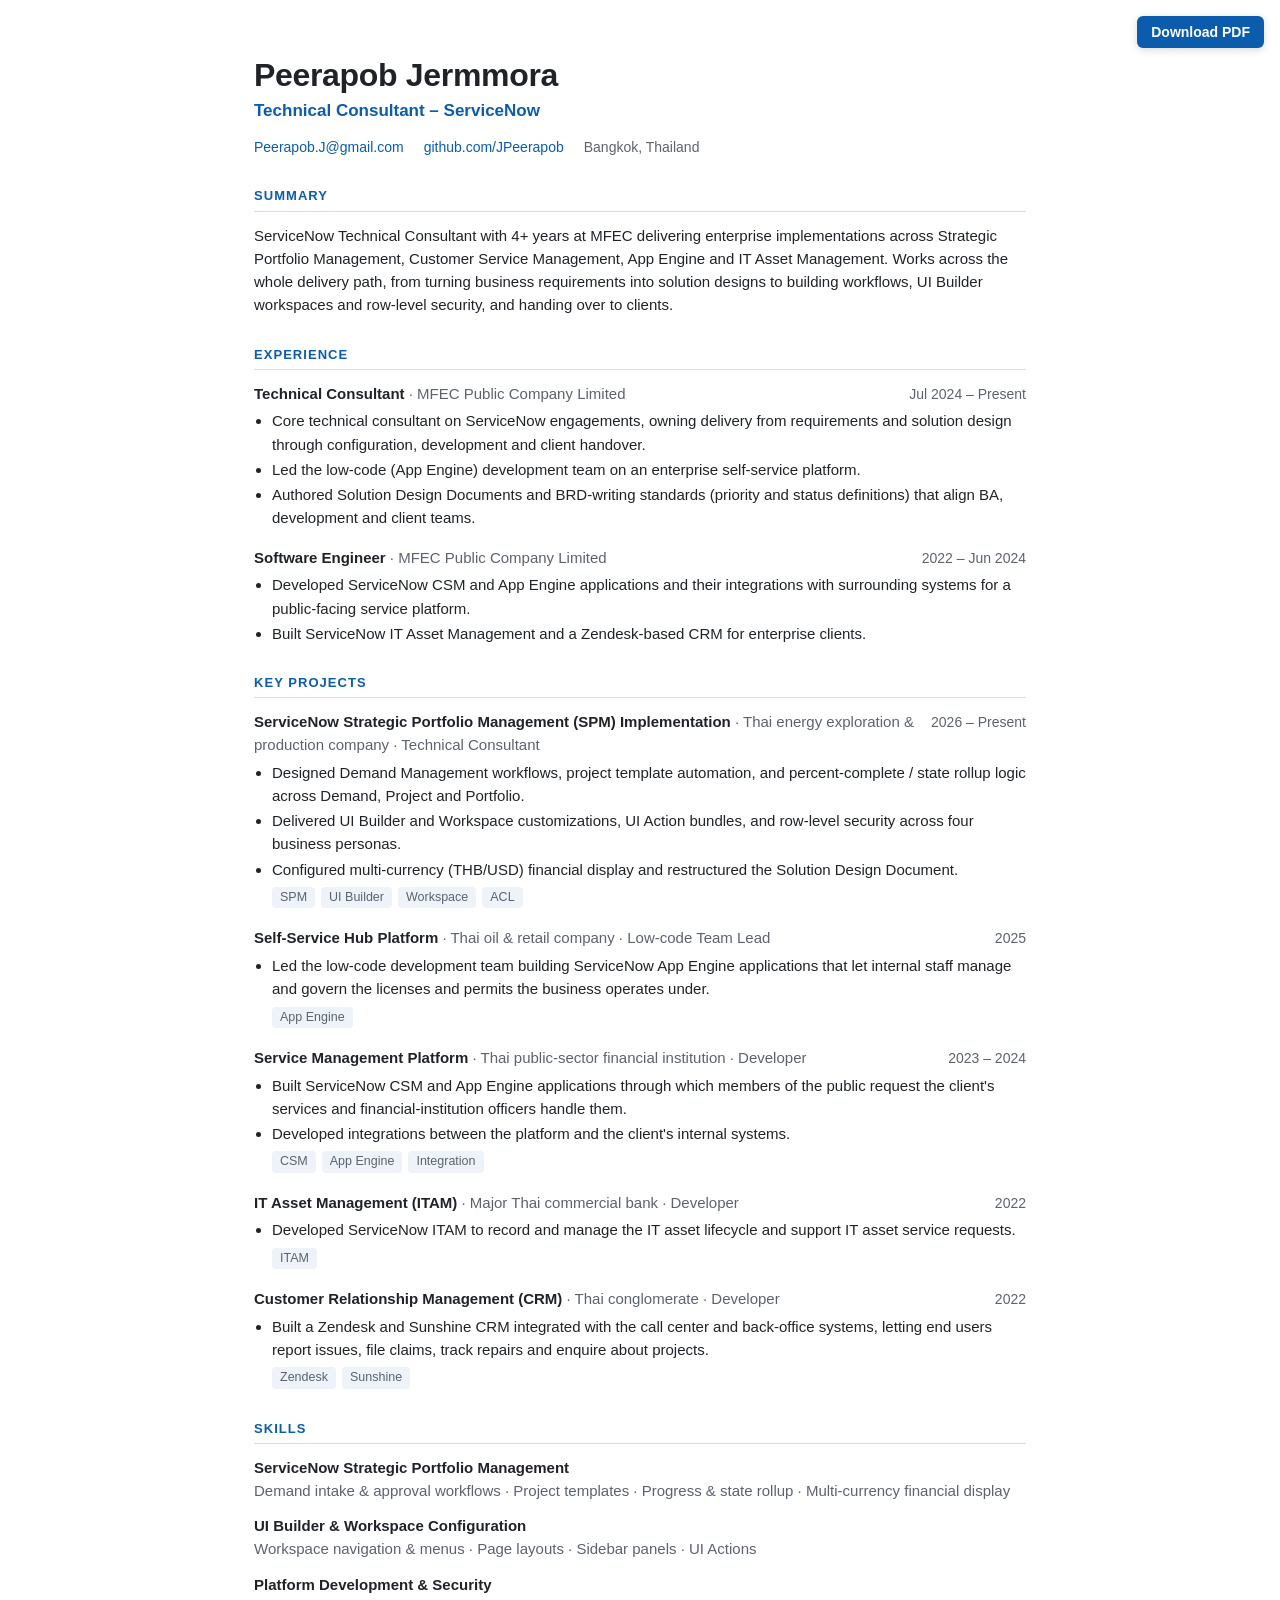
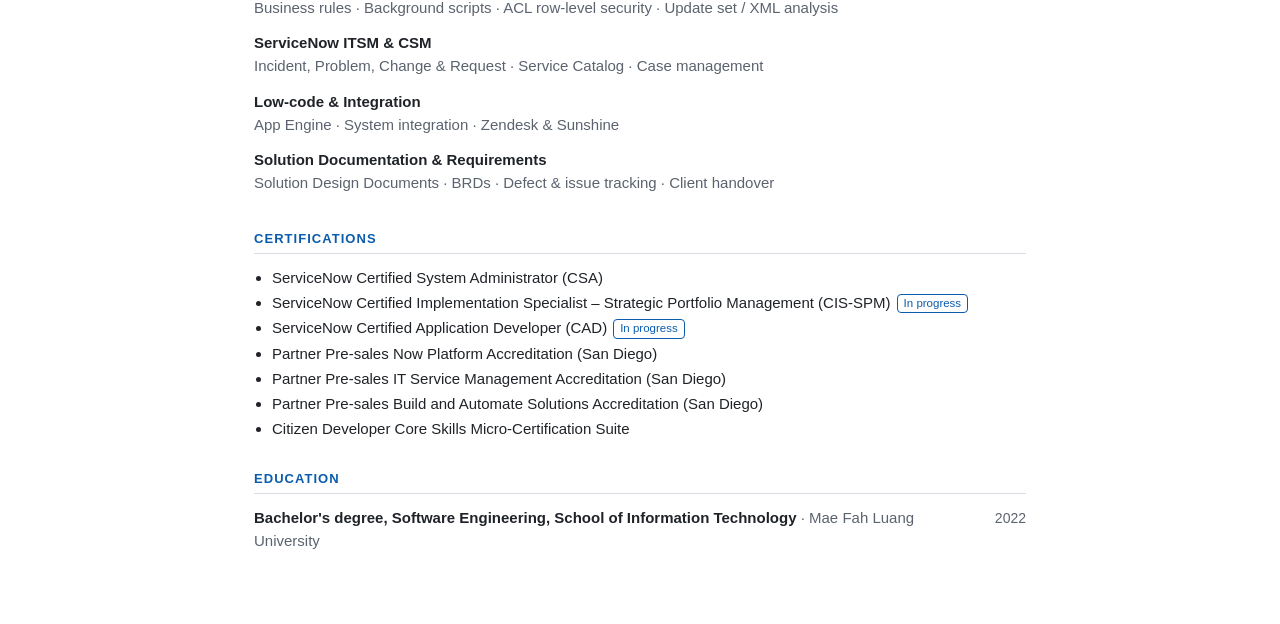
<file: index.html>
<!doctype html>
<html lang="en">
<head>
  <meta charset="utf-8">
  <meta name="viewport" content="width=device-width, initial-scale=1">
  <title>Peerapob Jermmora – CV</title>
  <meta name="description" content="CV of Peerapob Jermmora, Technical Consultant – ServiceNow.">
  <meta name="color-scheme" content="light dark">
  <link rel="stylesheet" href="styles.css">
  <script src="app.js" defer></script>
</head>
<body>
  <button class="print-button" type="button" onclick="window.print()">Download PDF</button>
  <main id="cv" class="cv">
    <noscript><p class="status">This CV needs JavaScript to display.</p></noscript>
  </main>
</body>
</html>
</file>
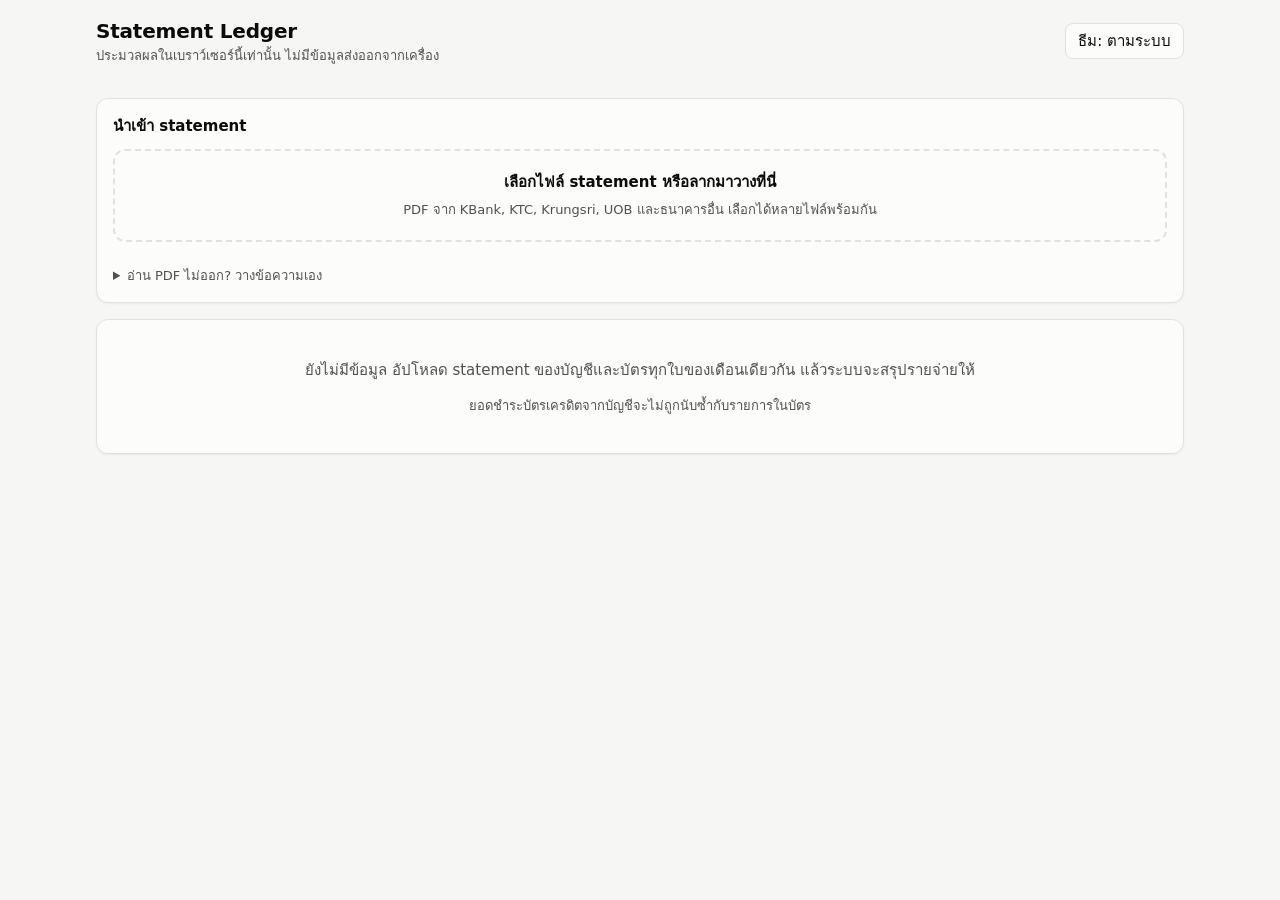
<file: statement-ledger/index.html>
<!doctype html>
<html lang="th">
  <head>
    <meta charset="UTF-8" />
    <meta name="viewport" content="width=device-width, initial-scale=1.0" />
    <meta name="color-scheme" content="light dark" />
    <meta http-equiv="Content-Security-Policy"
      content="default-src 'self'; script-src 'self'; worker-src 'self' blob:; style-src 'self' 'unsafe-inline'; img-src 'self' data:; connect-src 'self'; font-src 'self' data:; object-src 'none'; base-uri 'self'; form-action 'none'" />
    <meta name="referrer" content="no-referrer" />
    <title>Statement Ledger</title>
    <link rel="icon" href="data:image/svg+xml,%3Csvg xmlns='http://www.w3.org/2000/svg' viewBox='0 0 32 32'%3E%3Crect width='32' height='32' rx='7' fill='%232a78d6'/%3E%3Cpath d='M9 22V14M16 22V9M23 22v-5' stroke='white' stroke-width='3' stroke-linecap='round'/%3E%3C/svg%3E" />
    <script type="module" crossorigin src="./assets/index-17cIDxHg.js"></script>
    <link rel="stylesheet" crossorigin href="./assets/index-DZ4Pc_JH.css">
  </head>
  <body>
    <div id="app"></div>
  </body>
</html>
</file>
<file: styles.css>
:root {
  --bg: #ffffff;
  --text: #1f2328;
  --muted: #5b636e;
  --rule: #d8dde3;
  --accent: #0b5cad;
  --chip-bg: #eef3f9;
  --font: -apple-system, BlinkMacSystemFont, "Segoe UI", Roboto, "Helvetica Neue", Arial, sans-serif;
}

@media (prefers-color-scheme: dark) {
  :root {
    --bg: #111418;
    --text: #e6e9ed;
    --muted: #9aa3ad;
    --rule: #2b3139;
    --accent: #6cb0f5;
    --chip-bg: #1b2430;
  }
}

* { box-sizing: border-box; }

html { background: var(--bg); }

body {
  margin: 0;
  background: var(--bg);
  color: var(--text);
  font: 15px/1.55 var(--font);
  -webkit-font-smoothing: antialiased;
}

a { color: var(--accent); text-decoration: none; }
a:hover { text-decoration: underline; }

.cv {
  max-width: 820px;
  margin: 0 auto;
  padding: 56px 24px 72px;
}

.status { color: var(--muted); }

/* Header */
.cv-header h1 {
  margin: 0;
  font-size: 32px;
  line-height: 1.2;
  letter-spacing: -0.01em;
}
.cv-header .label {
  margin: 4px 0 12px;
  font-size: 17px;
  color: var(--accent);
  font-weight: 600;
}
.contact {
  display: flex;
  flex-wrap: wrap;
  gap: 4px 20px;
  margin: 0;
  padding: 0;
  list-style: none;
  color: var(--muted);
  font-size: 14px;
}

/* Sections */
.section { margin-top: 28px; }
.section > h2 {
  margin: 0 0 12px;
  padding-bottom: 4px;
  border-bottom: 1px solid var(--rule);
  font-size: 13px;
  letter-spacing: 0.08em;
  text-transform: uppercase;
  color: var(--accent);
}
.summary { margin: 0; }

.item { margin-bottom: 16px; }
.item:last-child { margin-bottom: 0; }
.item-head {
  display: flex;
  justify-content: space-between;
  align-items: baseline;
  gap: 4px 16px;
}
.item-title { flex: 1; min-width: 0; margin: 0; font-size: 15px; font-weight: 600; }
.item-sub { color: var(--muted); font-weight: 400; }
.item-date { color: var(--muted); font-size: 14px; white-space: nowrap; font-variant-numeric: tabular-nums; }
.item ul { margin: 4px 0 0; padding-left: 18px; }
.item li { margin: 2px 0; }

.keywords { display: flex; flex-wrap: wrap; gap: 6px; margin: 6px 0 0; padding: 0; list-style: none; }
.keywords li {
  padding: 1px 8px;
  border-radius: 4px;
  background: var(--chip-bg);
  font-size: 12.5px;
  color: var(--muted);
}

.skills { display: grid; gap: 6px; margin: 0; }
.skills dt { font-weight: 600; }
.skills dd { margin: 0 0 6px; color: var(--muted); }

.plain-list { margin: 0; padding-left: 18px; }
.plain-list li { margin: 2px 0; }
.badge {
  display: inline-block;
  margin-left: 6px;
  padding: 0 6px;
  border: 1px solid var(--accent);
  border-radius: 4px;
  color: var(--accent);
  font-size: 11.5px;
  line-height: 1.5;
  vertical-align: 1px;
}

/* Print button */
.print-button {
  position: fixed;
  top: 16px;
  right: 16px;
  z-index: 10;
  padding: 8px 14px;
  border: 0;
  border-radius: 6px;
  background: var(--accent);
  color: var(--bg);
  font: 600 14px var(--font);
  cursor: pointer;
  box-shadow: 0 2px 8px rgb(0 0 0 / 0.15);
}
.print-button:hover { filter: brightness(1.08); }

@media (max-width: 600px) {
  .cv { padding: 72px 16px 48px; }
  .cv-header h1 { font-size: 26px; }
  .item-head { flex-direction: column; }
}

/* Print View: A4, always light, no chrome */
@page { size: A4; margin: 14mm 15mm; }

@media print {
  :root {
    --bg: #ffffff;
    --text: #000000;
    --muted: #444b55;
    --rule: #c4cad1;
    --accent: #0b5cad;
    --chip-bg: #eef3f9;
  }
  body { font-size: 10pt; line-height: 1.45; }
  .print-button { display: none; }
  .cv { max-width: none; padding: 0; }
  .cv-header h1 { font-size: 22pt; }
  .cv-header .label { font-size: 12pt; margin-bottom: 6pt; }
  .contact { font-size: 9.5pt; }
  .section { margin-top: 14pt; }
  .section > h2 { font-size: 9.5pt; margin-bottom: 7pt; break-after: avoid; }
  .item { margin-bottom: 9pt; break-inside: avoid; }
  .item-title { font-size: 10.5pt; }
  .item-date { font-size: 9.5pt; }
  .keywords li { font-size: 8.5pt; }
  .skills dd { margin-bottom: 3pt; }
  .skills div { break-inside: avoid; }
  a { color: var(--text); }
  * { -webkit-print-color-adjust: exact; print-color-adjust: exact; }
}
</file>
<file: statement-ledger/assets/index-DZ4Pc_JH.css>
:root{color-scheme:light;--bg: #f6f6f4;--surface: #fcfcfb;--surface-2: #f0efec;--border: #e2e1dc;--text: #0b0b0b;--text-2: #52514e;--text-3: #75746f;--accent: #2a78d6;--accent-ink: #ffffff;--series-1: #2a78d6;--track: #ecebe7;--good: #1f7a3a;--critical: #c23934;--warning-bg: #fff4d6;--warning-ink: #6b4e00;--radius: 12px;--shadow: 0 1px 2px rgb(0 0 0 / .05);font-family:IBM Plex Sans Thai,Noto Sans Thai,Sarabun,system-ui,-apple-system,Segoe UI,sans-serif}@media(prefers-color-scheme:dark){:root:not([data-theme=light]){color-scheme:dark;--bg: #121211;--surface: #1a1a19;--surface-2: #232321;--border: #33332f;--text: #f0efec;--text-2: #c3c2b7;--text-3: #9a998f;--accent: #3987e5;--series-1: #3987e5;--track: #2a2a27;--good: #5cc27a;--critical: #f07470;--warning-bg: #3a2f10;--warning-ink: #f3d68a}}:root[data-theme=dark]{color-scheme:dark;--bg: #121211;--surface: #1a1a19;--surface-2: #232321;--border: #33332f;--text: #f0efec;--text-2: #c3c2b7;--text-3: #9a998f;--accent: #3987e5;--series-1: #3987e5;--track: #2a2a27;--good: #5cc27a;--critical: #f07470;--warning-bg: #3a2f10;--warning-ink: #f3d68a}*{box-sizing:border-box}html{-webkit-text-size-adjust:100%}body{margin:0;background:var(--bg);color:var(--text);font-size:15px;line-height:1.5}button,input,select,textarea{font:inherit;color:inherit}.num{font-variant-numeric:tabular-nums}.muted{color:var(--text-2)}.small{font-size:13px}.wrap{max-width:1120px;margin:0 auto;padding:16px 16px 64px}header.top{display:flex;align-items:center;justify-content:space-between;gap:12px;flex-wrap:wrap;margin-bottom:16px}header.top h1{font-size:20px;margin:0;letter-spacing:-.01em}header.top .privacy{font-size:13px;color:var(--text-2)}.panel{background:var(--surface);border:1px solid var(--border);border-radius:var(--radius);padding:16px;box-shadow:var(--shadow);min-width:0}.panel h2{font-size:15px;margin:0 0 12px;font-weight:600}.stack{display:grid;gap:16px}.btn{border:1px solid var(--border);background:var(--surface);border-radius:8px;padding:6px 12px;cursor:pointer;min-height:36px}.btn:hover{background:var(--surface-2)}.btn.primary{background:var(--accent);border-color:var(--accent);color:var(--accent-ink)}.btn.danger{color:var(--critical)}.btn:disabled{opacity:.5;cursor:not-allowed}.btn.icon{padding:6px 10px}.row{display:flex;gap:8px;align-items:center;flex-wrap:wrap}input[type=text],input[type=search],input[type=password],select,textarea{background:var(--surface);border:1px solid var(--border);border-radius:8px;padding:6px 10px;min-height:36px;max-width:100%}textarea{width:100%;min-height:140px;font-family:ui-monospace,SFMono-Regular,Menlo,monospace;font-size:12px}:focus-visible{outline:2px solid var(--accent);outline-offset:2px}.drop{border:2px dashed var(--border);border-radius:var(--radius);padding:20px;text-align:center;cursor:pointer;transition:background .15s,border-color .15s;display:block}.drop.over{border-color:var(--accent);background:var(--surface-2)}.drop strong{display:block;margin-bottom:4px}.imports{list-style:none;margin:12px 0 0;padding:0;display:grid;gap:8px}.imp{border:1px solid var(--border);border-radius:10px;padding:10px 12px;display:grid;gap:6px}.imp .name{font-weight:600;overflow-wrap:anywhere}.imp .stats{font-size:13px;color:var(--text-2)}.warn{background:var(--warning-bg);color:var(--warning-ink);border-radius:8px;padding:6px 10px;font-size:13px}.err{color:var(--critical);font-size:13px}pre.raw{max-height:260px;overflow:auto;background:var(--surface-2);padding:8px;border-radius:8px;font-size:12px;white-space:pre-wrap;overflow-wrap:anywhere;margin:6px 0 0}details>summary{cursor:pointer;color:var(--text-2);font-size:13px}.filters{display:flex;gap:8px;flex-wrap:wrap;align-items:center}.filters select,.filters input{flex:1 1 140px;min-width:0}.cards{display:grid;grid-template-columns:repeat(auto-fit,minmax(160px,1fr));gap:12px}.card{background:var(--surface);border:1px solid var(--border);border-radius:var(--radius);padding:12px 14px}.card .label{font-size:13px;color:var(--text-2)}.card .value{font-size:22px;font-weight:600;letter-spacing:-.01em;margin-top:2px;overflow-wrap:anywhere}.card .sub{font-size:12px;color:var(--text-3);margin-top:2px}.grid2{display:grid;grid-template-columns:repeat(auto-fit,minmax(320px,1fr));gap:16px;align-items:start}@media(max-width:400px){.grid2{grid-template-columns:1fr}}.bars{display:grid;gap:4px}.bar{display:grid;grid-template-columns:minmax(0,1fr) auto;gap:2px 8px;align-items:center;padding:6px 8px;border-radius:8px;cursor:pointer;border:1px solid transparent;background:none;text-align:left;width:100%}.bar:hover{background:var(--surface-2)}.bar.active{border-color:var(--accent)}.bar .track{grid-column:1 / -1;height:8px;background:var(--track);border-radius:4px;overflow:hidden}.bar .fill{height:100%;background:var(--series-1);border-radius:0 4px 4px 0}.bar.neg .fill{background:var(--good);margin-left:auto;border-radius:4px 0 0 4px}.bar.neg .amt{color:var(--good)}.bar .name{overflow:hidden;text-overflow:ellipsis;white-space:nowrap}.bar .amt{font-size:13px;color:var(--text-2)}.chart{position:relative}.chart svg{display:block;width:100%;height:auto;min-height:180px;overflow:visible}.chart .axis{fill:var(--text-2);font-size:11px}.chart .grid{stroke:var(--border);stroke-width:1}.chart .col{fill:var(--series-1)}.chart .col.dim{opacity:.35}.chart .hit{fill:transparent;cursor:pointer}.chart .col.hover{filter:brightness(1.12)}.tip{position:absolute;pointer-events:none;background:var(--text);color:var(--surface);padding:6px 8px;border-radius:6px;font-size:12px;white-space:nowrap;transform:translate(-50%,-100%);margin-top:-8px}.merchants{list-style:none;margin:0;padding:0;display:grid;gap:2px}.merchants li{display:grid;grid-template-columns:20px minmax(0,1fr) auto;gap:8px;padding:6px 4px;border-bottom:1px solid var(--border)}.merchants li:last-child{border-bottom:0}.merchants .rank{color:var(--text-3);font-size:13px}.merchants .mname{overflow:hidden;text-overflow:ellipsis;white-space:nowrap}.tablewrap{overflow-x:auto;margin:0 -16px;padding:0 16px}table.tx{width:100%;border-collapse:collapse;font-size:14px}table.tx th{text-align:left;font-weight:500;color:var(--text-2);font-size:12px;padding:6px 8px;border-bottom:1px solid var(--border);white-space:nowrap}table.tx td{padding:6px 8px;border-bottom:1px solid var(--border);vertical-align:middle}table.tx td.amt{text-align:right;white-space:nowrap}table.tx td.amt.in{color:var(--good)}table.tx td.date{white-space:nowrap;color:var(--text-2)}table.tx td.desc{min-width:160px;overflow-wrap:anywhere}table.tx td.desc .src{display:block;font-size:12px;color:var(--text-3)}table.tx select{min-height:30px;padding:2px 6px;font-size:13px;max-width:170px}tr.excluded td{color:var(--text-3)}.tag{font-size:11px;border:1px solid var(--border);border-radius:4px;padding:0 4px;margin-left:4px;color:var(--text-3)}@media(max-width:600px){table.tx thead{display:none}table.tx,table.tx tbody,table.tx tr,table.tx td{display:block}table.tx tr{display:grid;grid-template-columns:minmax(0,1fr) auto;gap:2px 8px;padding:8px 0;border-bottom:1px solid var(--border)}table.tx td{border:0;padding:0}table.tx td.date{grid-column:1;font-size:12px}table.tx td.amt{grid-column:2;grid-row:1 / span 2;align-self:center}table.tx td.desc{grid-column:1;min-width:0}table.tx td.cat{grid-column:1 / -1}}.empty{text-align:center;color:var(--text-2);padding:24px 8px}.toast{position:fixed;left:50%;bottom:20px;transform:translate(-50%);background:var(--text);color:var(--surface);padding:10px 14px;border-radius:10px;font-size:14px;max-width:calc(100% - 32px);z-index:10;box-shadow:0 4px 16px #0003}dialog{border:1px solid var(--border);border-radius:var(--radius);background:var(--surface);color:var(--text);max-width:min(420px,calc(100% - 32px));padding:20px}dialog::backdrop{background:#0006}.sr-only{position:absolute;width:1px;height:1px;overflow:hidden;clip:rect(0 0 0 0);white-space:nowrap}[hidden]{display:none!important}
</file>
